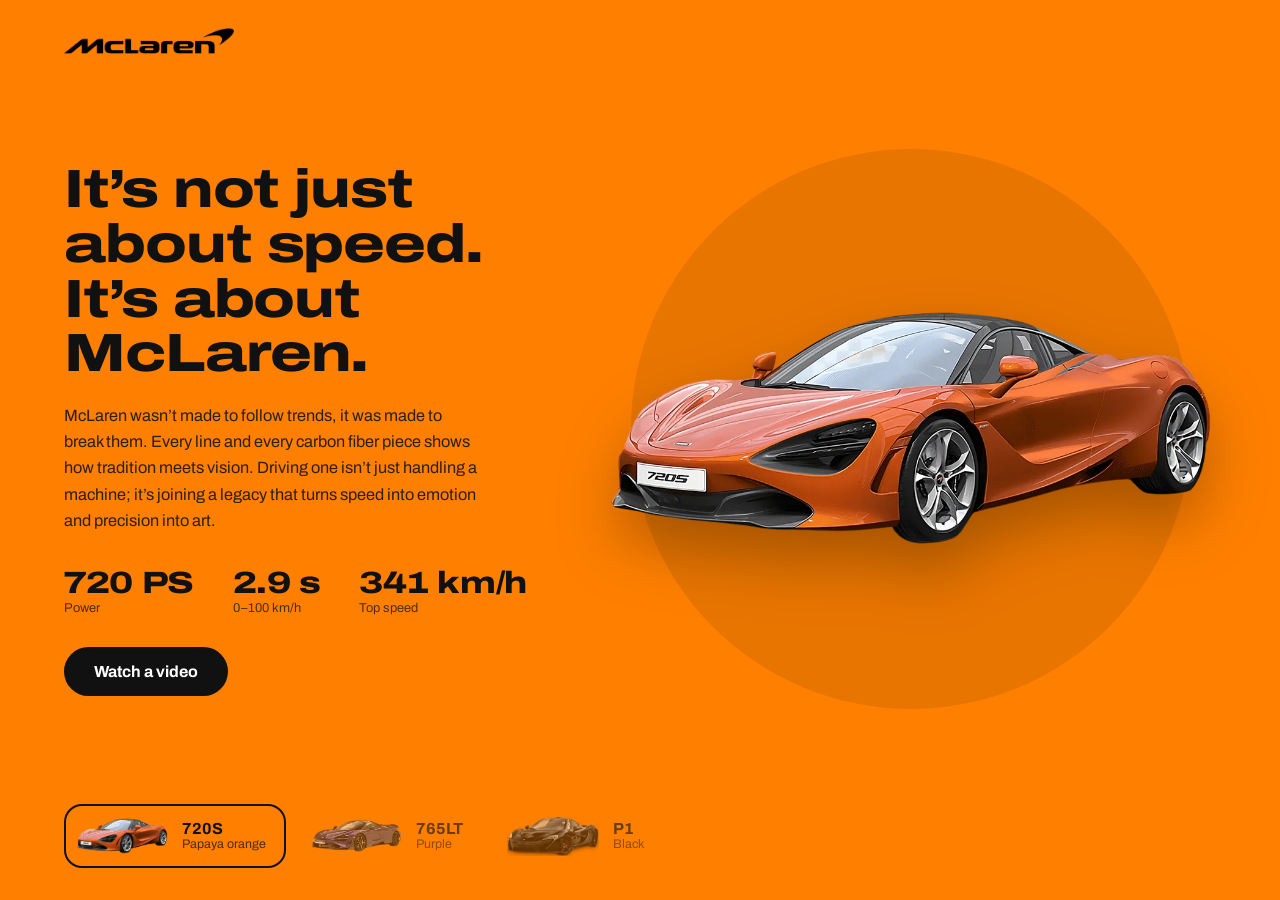
<file: Site-Cliente/index.html>
<!DOCTYPE html>
<html lang="en">
<head>
<meta charset="UTF-8">
<meta name="viewport" content="width=device-width, initial-scale=1, viewport-fit=cover">
<title>McLaren</title>
<link rel="preconnect" href="https://fonts.googleapis.com">
<link rel="preconnect" href="https://fonts.gstatic.com" crossorigin>
<link href="https://fonts.googleapis.com/css2?family=Archivo:wdth,wght@62..125,400..900&display=swap" rel="stylesheet">
<link rel="stylesheet" href="styles.css">
</head>
<body data-car="720s">
<div class="page">
 <header><img id="logo" src="img/logo.webp" alt="McLaren"></header>

 <main class="hero">
  <section>
   <h1>It’s not just about speed. It’s about McLaren.</h1>
   <p class="lead">McLaren wasn’t made to follow trends, it was made to break them. Every line and every carbon fiber piece shows how tradition meets vision. Driving one isn’t just handling a machine; it’s joining a legacy that turns speed into emotion and precision into art.</p>
   <div class="specs" aria-live="polite">
    <div><b id="s-power"></b><small>Power</small></div>
    <div><b id="s-accel"></b><small>0–100 km/h</small></div>
    <div><b id="s-top"></b><small>Top speed</small></div>
   </div>
   <button class="cta" id="video">Watch a video</button>
  </section>

  <section class="stage" id="stage">
   <div class="disc"></div>
   <div class="name" id="name" aria-hidden="true"></div>
   <img class="car" id="car" alt="">
  </section>
 </main>

 <nav class="picker" aria-label="Choose a model" id="picker"></nav>
</div>

<script src="scripts.js"></script>
</body>
</html>
</file>
<file: Site-Cliente/styles.css>
:root{--bg:#FF8000;--fg:#111;--disc:rgba(0,0,0,.09);--btn-bg:#111;--btn-fg:#fff;--logo:brightness(0);
 box-sizing:border-box;padding-top:env(safe-area-inset-top,0px);padding-bottom:env(safe-area-inset-bottom,0px)}
html{scroll-padding-top:env(safe-area-inset-top,0px)}
*,*::before,*::after{box-sizing:border-box;margin:0;padding:0}
body[data-car="765lt"]{--bg:#351175;--fg:#fff;--disc:rgba(255,255,255,.08);--btn-bg:#fff;--btn-fg:#351175;--logo:brightness(0) invert(1)}
body[data-car="p1"]{--bg:#1c1c1c;--fg:#fff;--disc:rgba(255,255,255,.07);--btn-bg:#FF8000;--btn-fg:#111;--logo:brightness(0) invert(1)}
body{font-family:"Archivo","Helvetica Neue",Arial,sans-serif;background:var(--bg);color:var(--fg);min-height:100svh;overflow-x:hidden;transition:background .5s ease,color .5s ease}
.page{min-height:100svh;display:flex;flex-direction:column;padding:28px clamp(20px,5vw,64px) 32px}
header img{width:170px;display:block;filter:var(--logo);transition:filter .5s}
.hero{flex:1;display:grid;grid-template-columns:minmax(0,5fr) minmax(0,6fr);align-items:center;gap:32px;padding:24px 0}
h1{font-stretch:125%;font-weight:800;font-size:clamp(2rem,4.2vw,4rem);line-height:1.02;letter-spacing:-.02em}
.lead{margin-top:22px;max-width:46ch;font-size:1.02rem;line-height:1.6;opacity:.88}
.specs{display:flex;gap:clamp(20px,3vw,44px);margin-top:32px}
.specs div{display:flex;flex-direction:column;gap:2px}
.specs b{font-stretch:125%;font-weight:800;font-size:clamp(1.5rem,2.4vw,2.2rem);letter-spacing:-.01em}
.specs small{font-size:.8rem;opacity:.75}
.cta{margin-top:32px;font:inherit;font-weight:700;font-size:1rem;background:var(--btn-bg);color:var(--btn-fg);border:0;border-radius:999px;padding:16px 30px;cursor:pointer;transition:transform .2s,background .5s,color .5s}
.cta:hover{transform:translateY(-2px)}
.stage{position:relative;display:grid;place-items:center;min-height:360px}
.disc{position:absolute;width:min(46vw,560px);aspect-ratio:1;border-radius:50%;background:var(--disc);transition:background .5s}
.name{position:absolute;font-stretch:125%;font-weight:900;font-size:clamp(5rem,15vw,13rem);line-height:1;letter-spacing:-.04em;color:transparent;-webkit-text-stroke:2px currentColor;opacity:.22;white-space:nowrap;user-select:none;transition:opacity .35s}
.car{position:relative;width:100%;max-width:760px;height:auto;filter:drop-shadow(0 30px 30px rgba(0,0,0,.28));transition:opacity .3s,transform .45s cubic-bezier(.2,.8,.2,1)}
.swap .car{opacity:0;transform:translateX(48px)}
.swap .name{opacity:0}
.picker{display:flex;gap:12px;flex-wrap:wrap}
.picker button{display:flex;align-items:center;gap:14px;font:inherit;color:inherit;background:transparent;border:2px solid transparent;border-radius:18px;padding:10px 18px 10px 10px;cursor:pointer;opacity:.62;transition:opacity .2s,border-color .2s}
.picker button:hover{opacity:1}
.picker button[aria-pressed="true"]{opacity:1;border-color:currentColor}
.picker img{width:92px;height:auto;display:block}
.picker span{font-weight:700;font-size:1rem;text-align:left}
.picker em{display:block;font-style:normal;font-weight:400;font-size:.78rem;opacity:.75}
:focus-visible{outline:3px solid currentColor;outline-offset:3px}
@media (max-width:860px){
 .hero{grid-template-columns:1fr;gap:8px}
 .stage{order:-1;min-height:260px}
 .disc{width:80vw}
 header img{width:140px}
 .picker button{flex:1 1 100%}
}
@media (prefers-reduced-motion:reduce){*{transition:none!important}}
</file>
